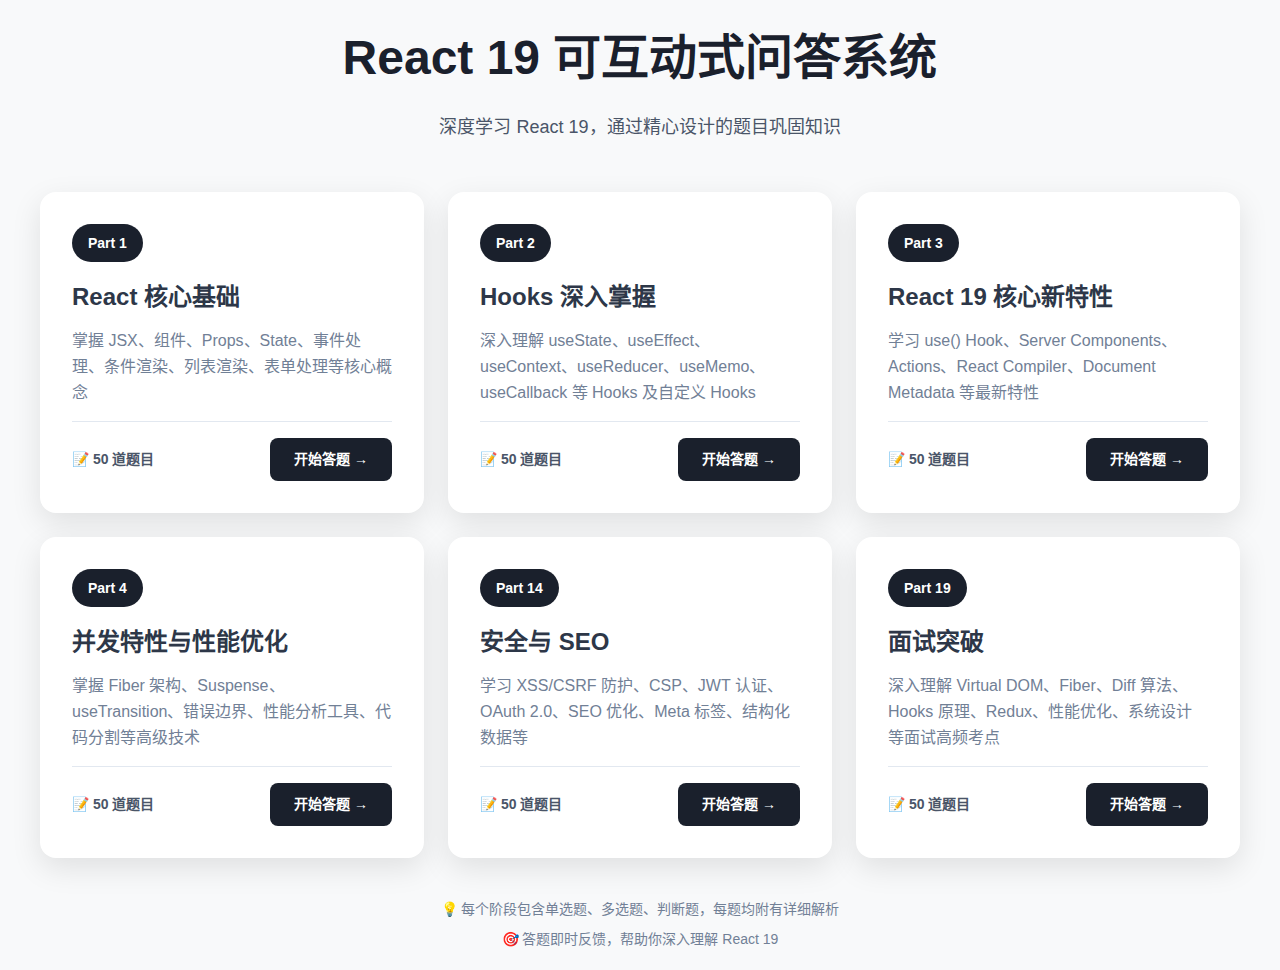
<file: React可互动式问答网页/index.html>
<!DOCTYPE html>
<html lang="zh-CN">
<head>
    <meta charset="UTF-8">
    <meta name="viewport" content="width=device-width, initial-scale=1.0">
    <title>React 19 可互动式问答系统</title>
    <link rel="stylesheet" href="css/style.css">
</head>
<body>
    <div class="container">
        <div class="header">
            <h1>React 19 可互动式问答系统</h1>
            <p>深度学习 React 19，通过精心设计的题目巩固知识</p>
        </div>

        <div class="stages-grid">
            <a href="pages/part1.html" class="stage-card">
                <span class="stage-number">Part 1</span>
                <h2 class="stage-title">React 核心基础</h2>
                <p class="stage-description">
                    掌握 JSX、组件、Props、State、事件处理、条件渲染、列表渲染、表单处理等核心概念
                </p>
                <div class="stage-info">
                    <span class="question-count">📝 50 道题目</span>
                    <span class="start-button">开始答题 →</span>
                </div>
            </a>

            <a href="pages/part2.html" class="stage-card">
                <span class="stage-number">Part 2</span>
                <h2 class="stage-title">Hooks 深入掌握</h2>
                <p class="stage-description">
                    深入理解 useState、useEffect、useContext、useReducer、useMemo、useCallback 等 Hooks 及自定义 Hooks
                </p>
                <div class="stage-info">
                    <span class="question-count">📝 50 道题目</span>
                    <span class="start-button">开始答题 →</span>
                </div>
            </a>

            <a href="pages/part3.html" class="stage-card">
                <span class="stage-number">Part 3</span>
                <h2 class="stage-title">React 19 核心新特性</h2>
                <p class="stage-description">
                    学习 use() Hook、Server Components、Actions、React Compiler、Document Metadata 等最新特性
                </p>
                <div class="stage-info">
                    <span class="question-count">📝 50 道题目</span>
                    <span class="start-button">开始答题 →</span>
                </div>
            </a>

            <a href="pages/part4.html" class="stage-card">
                <span class="stage-number">Part 4</span>
                <h2 class="stage-title">并发特性与性能优化</h2>
                <p class="stage-description">
                    掌握 Fiber 架构、Suspense、useTransition、错误边界、性能分析工具、代码分割等高级技术
                </p>
                <div class="stage-info">
                    <span class="question-count">📝 50 道题目</span>
                    <span class="start-button">开始答题 →</span>
                </div>
            </a>

            <a href="pages/part14.html" class="stage-card">
                <span class="stage-number">Part 14</span>
                <h2 class="stage-title">安全与 SEO</h2>
                <p class="stage-description">
                    学习 XSS/CSRF 防护、CSP、JWT 认证、OAuth 2.0、SEO 优化、Meta 标签、结构化数据等
                </p>
                <div class="stage-info">
                    <span class="question-count">📝 50 道题目</span>
                    <span class="start-button">开始答题 →</span>
                </div>
            </a>

            <a href="pages/part19.html" class="stage-card">
                <span class="stage-number">Part 19</span>
                <h2 class="stage-title">面试突破</h2>
                <p class="stage-description">
                    深入理解 Virtual DOM、Fiber、Diff 算法、Hooks 原理、Redux、性能优化、系统设计等面试高频考点
                </p>
                <div class="stage-info">
                    <span class="question-count">📝 50 道题目</span>
                    <span class="start-button">开始答题 →</span>
                </div>
            </a>
        </div>

        <div class="footer">
            <p>💡 每个阶段包含单选题、多选题、判断题，每题均附有详细解析</p>
            <p style="margin-top: 8px;">🎯 答题即时反馈，帮助你深入理解 React 19</p>
        </div>
    </div>
</body>
</html>
</file>
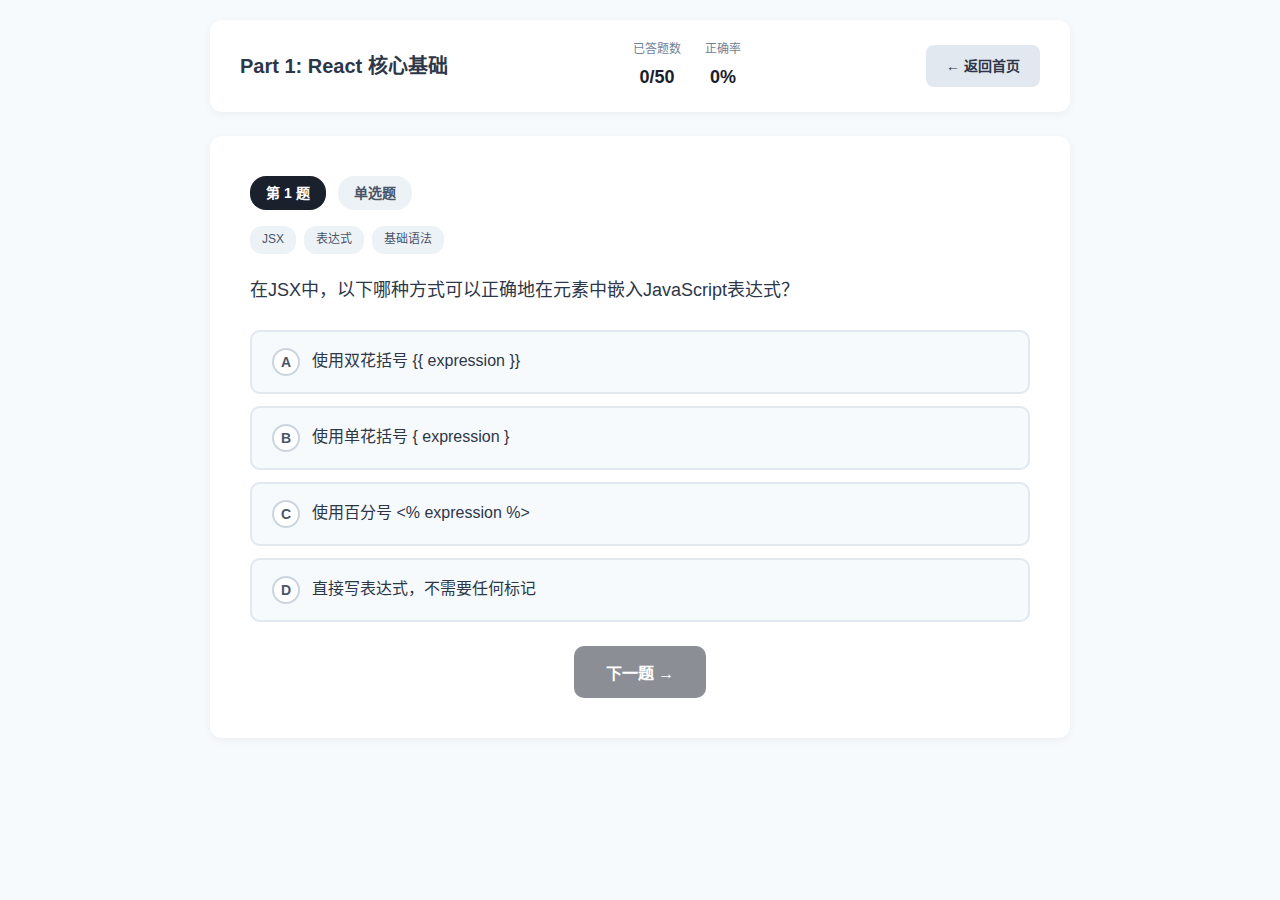
<file: React可互动式问答网页/pages/part1.html>
<!DOCTYPE html>
<html lang="zh-CN">
<head>
    <meta charset="UTF-8">
    <meta name="viewport" content="width=device-width, initial-scale=1.0">
    <title>Part 1: React 核心基础 - 可互动式问答</title>
    <link rel="stylesheet" href="../css/style.css">
</head>
<body>
    <div class="quiz-container">
        <div class="quiz-header">
            <h1 class="quiz-title">Part 1: React 核心基础</h1>
            <div class="quiz-stats">
                <div class="stat-item">
                    <div class="stat-label">已答题数</div>
                    <div class="stat-value"><span id="answered-count">0</span>/<span id="total-count">50</span></div>
                </div>
                <div class="stat-item">
                    <div class="stat-label">正确率</div>
                    <div class="stat-value" id="accuracy">0%</div>
                </div>
            </div>
            <a href="../index.html" class="home-button">← 返回首页</a>
        </div>

        <div id="question-container">
            <!-- 题目会在这里动态渲染 -->
        </div>
    </div>

    <script src="../js/questions-part1.js"></script>
    <script src="../js/quiz.js"></script>
    <script>
        // 初始化答题系统
        initQuiz(questionsPart1, 'React核心基础');
    </script>
</body>
</html>
</file>
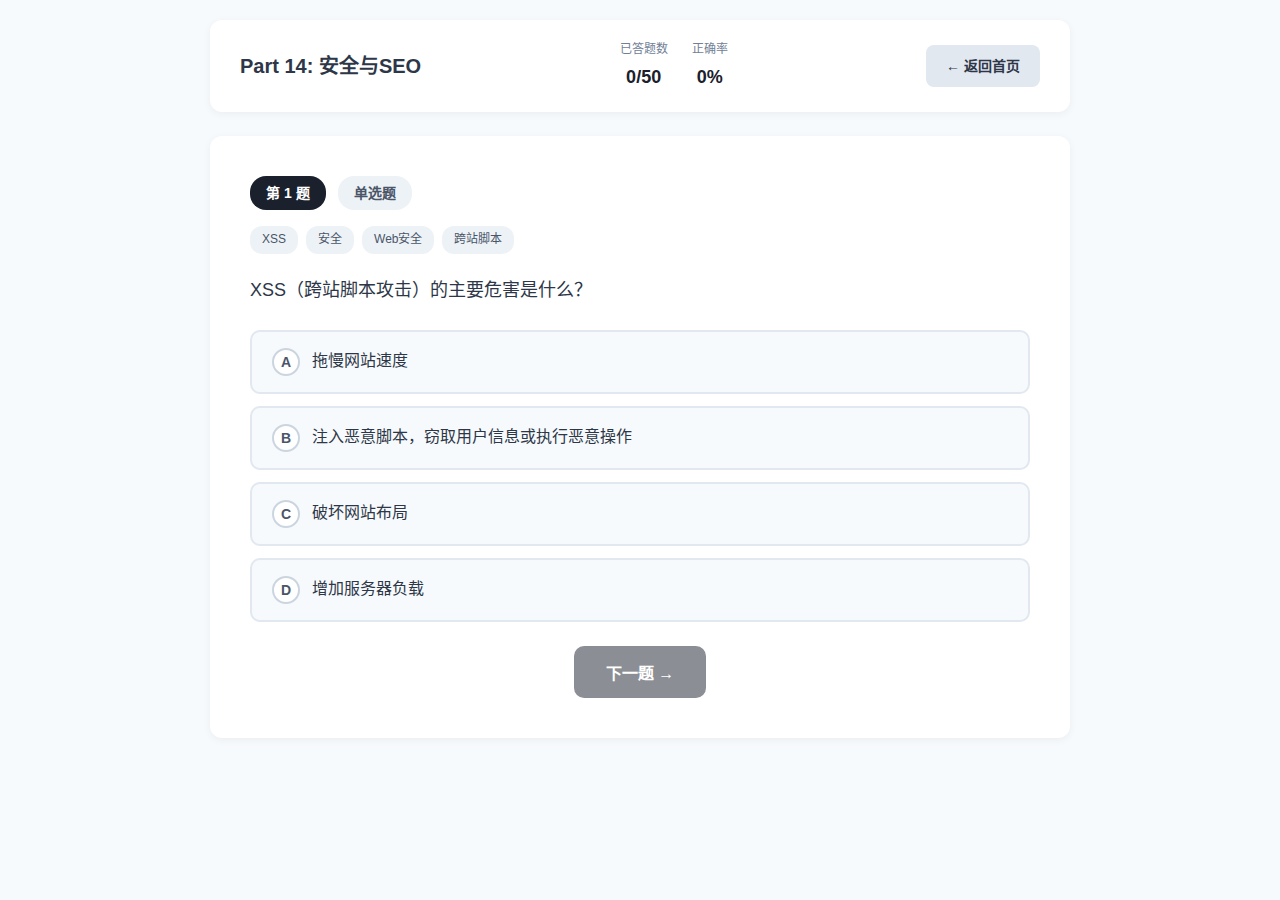
<file: React可互动式问答网页/pages/part14.html>
<!DOCTYPE html>
<html lang="zh-CN">
<head>
    <meta charset="UTF-8">
    <meta name="viewport" content="width=device-width, initial-scale=1.0">
    <title>Part 14: 安全与SEO - React 19 问答系统</title>
    <link rel="stylesheet" href="../css/style.css">
</head>
<body class="quiz-page">
    <div class="quiz-container">
        <div class="quiz-header">
            <h1 class="quiz-title">Part 14: 安全与SEO</h1>
            <div class="quiz-stats">
                <div class="stat-item">
                    <div class="stat-label">已答题数</div>
                    <div class="stat-value"><span id="answered-count">0</span>/<span id="total-count">50</span></div>
                </div>
                <div class="stat-item">
                    <div class="stat-label">正确率</div>
                    <div class="stat-value" id="accuracy">0%</div>
                </div>
            </div>
            <a href="../index.html" class="home-button">← 返回首页</a>
        </div>

        <div id="question-container">
            <!-- 题目会在这里动态渲染 -->
        </div>
    </div>

    <script src="../js/questions-part14.js"></script>
    <script src="../js/quiz.js"></script>
    <script>
        initQuiz(questionsPart14, 'Part 14: 安全与SEO');
    </script>
</body>
</html>
</file>
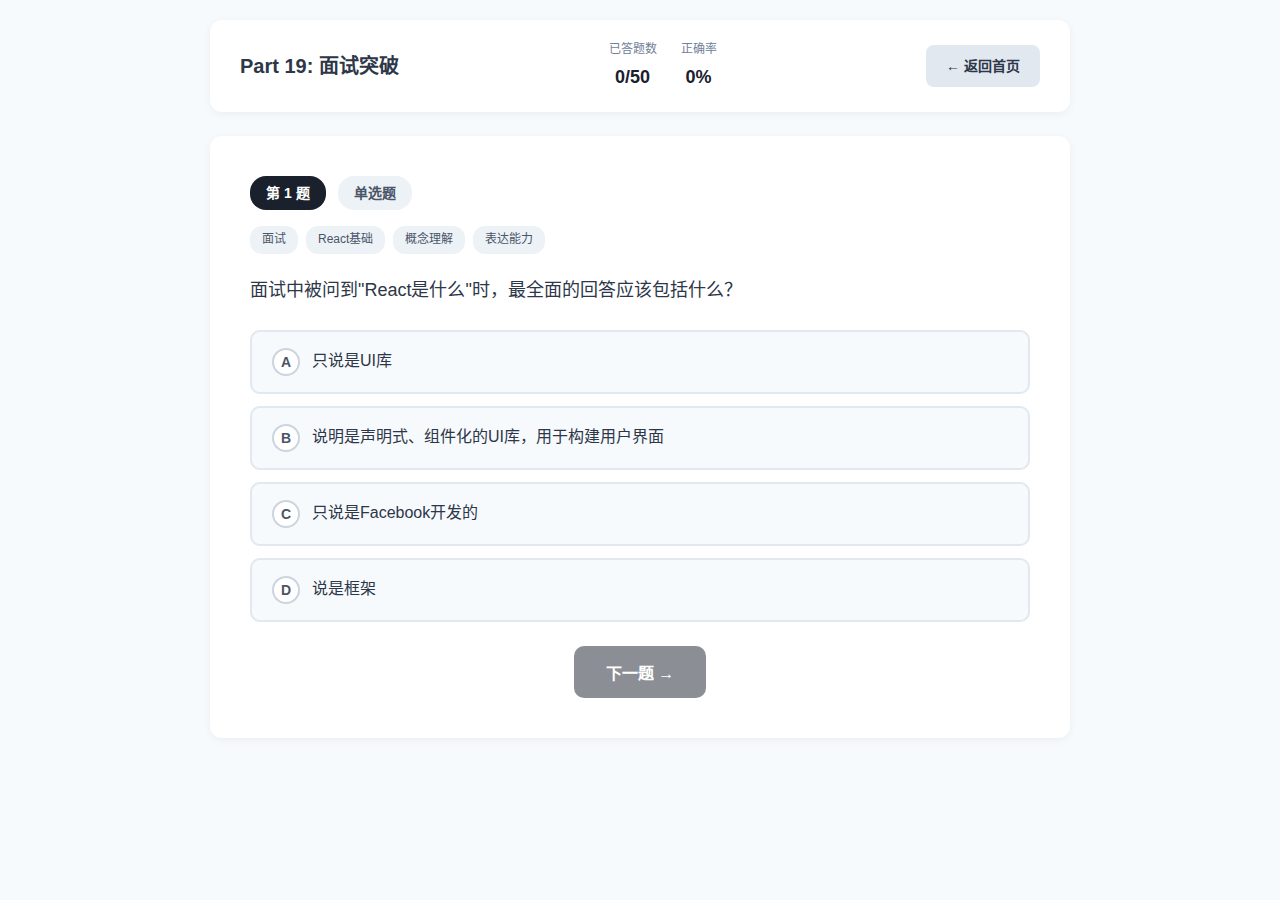
<file: React可互动式问答网页/pages/part19.html>
<!DOCTYPE html>
<html lang="zh-CN">
<head>
    <meta charset="UTF-8">
    <meta name="viewport" content="width=device-width, initial-scale=1.0">
    <title>Part 19: 面试突破 - React 19 问答系统</title>
    <link rel="stylesheet" href="../css/style.css">
</head>
<body class="quiz-page">
    <div class="quiz-container">
        <div class="quiz-header">
            <h1 class="quiz-title">Part 19: 面试突破</h1>
            <div class="quiz-stats">
                <div class="stat-item">
                    <div class="stat-label">已答题数</div>
                    <div class="stat-value"><span id="answered-count">0</span>/<span id="total-count">50</span></div>
                </div>
                <div class="stat-item">
                    <div class="stat-label">正确率</div>
                    <div class="stat-value" id="accuracy">0%</div>
                </div>
            </div>
            <a href="../index.html" class="home-button">← 返回首页</a>
        </div>

        <div id="question-container">
            <!-- 题目会在这里动态渲染 -->
        </div>
    </div>

    <script src="../js/questions-part19.js"></script>
    <script src="../js/quiz.js"></script>
    <script>
        initQuiz(questionsPart19, 'Part 19: 面试突破');
    </script>
</body>
</html>
</file>
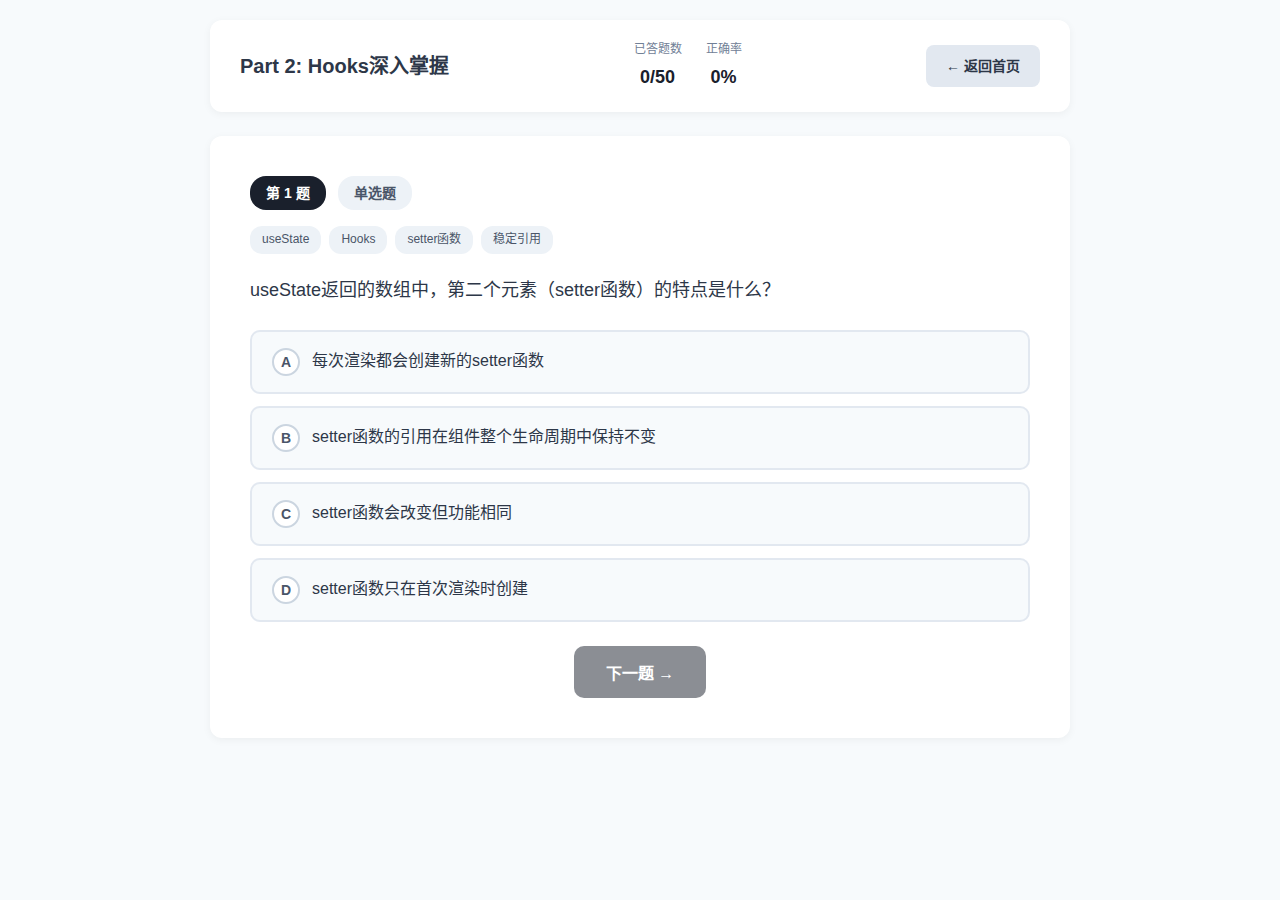
<file: React可互动式问答网页/pages/part2.html>
<!DOCTYPE html>
<html lang="zh-CN">
<head>
    <meta charset="UTF-8">
    <meta name="viewport" content="width=device-width, initial-scale=1.0">
    <title>Part 2: Hooks深入掌握 - React 19 问答系统</title>
    <link rel="stylesheet" href="../css/style.css">
</head>
<body class="quiz-page">
    <div class="quiz-container">
        <div class="quiz-header">
            <h1 class="quiz-title">Part 2: Hooks深入掌握</h1>
            <div class="quiz-stats">
                <div class="stat-item">
                    <div class="stat-label">已答题数</div>
                    <div class="stat-value"><span id="answered-count">0</span>/<span id="total-count">50</span></div>
                </div>
                <div class="stat-item">
                    <div class="stat-label">正确率</div>
                    <div class="stat-value" id="accuracy">0%</div>
                </div>
            </div>
            <a href="../index.html" class="home-button">← 返回首页</a>
        </div>

        <div id="question-container">
            <!-- 题目会在这里动态渲染 -->
        </div>
    </div>

    <script src="../js/questions-part2.js"></script>
    <script src="../js/quiz.js"></script>
    <script>
        initQuiz(questionsPart2, 'Part 2: Hooks深入掌握');
    </script>
</body>
</html>
</file>
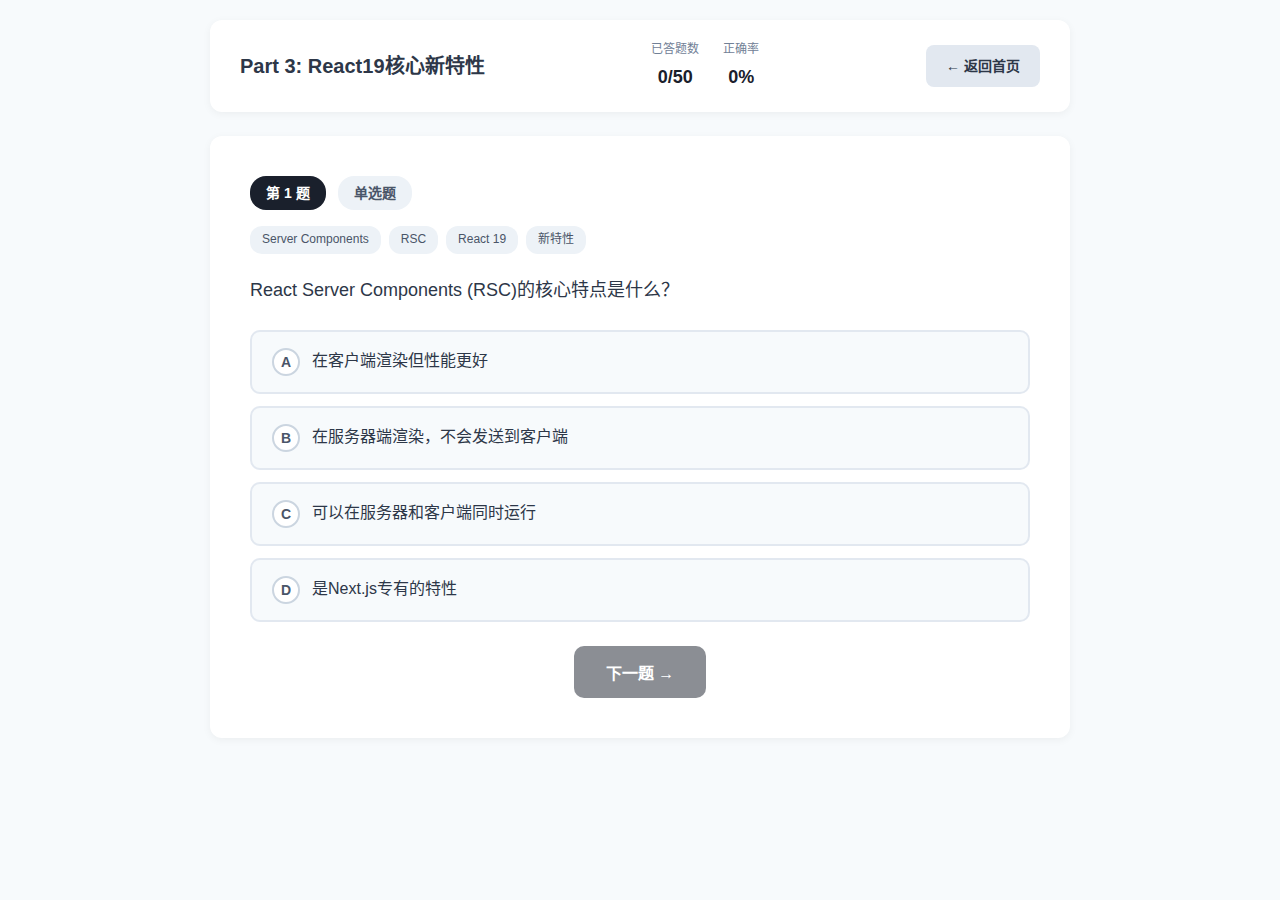
<file: React可互动式问答网页/pages/part3.html>
<!DOCTYPE html>
<html lang="zh-CN">
<head>
    <meta charset="UTF-8">
    <meta name="viewport" content="width=device-width, initial-scale=1.0">
    <title>Part 3: React19核心新特性 - React 19 问答系统</title>
    <link rel="stylesheet" href="../css/style.css">
</head>
<body class="quiz-page">
    <div class="quiz-container">
        <div class="quiz-header">
            <h1 class="quiz-title">Part 3: React19核心新特性</h1>
            <div class="quiz-stats">
                <div class="stat-item">
                    <div class="stat-label">已答题数</div>
                    <div class="stat-value"><span id="answered-count">0</span>/<span id="total-count">50</span></div>
                </div>
                <div class="stat-item">
                    <div class="stat-label">正确率</div>
                    <div class="stat-value" id="accuracy">0%</div>
                </div>
            </div>
            <a href="../index.html" class="home-button">← 返回首页</a>
        </div>

        <div id="question-container">
            <!-- 题目会在这里动态渲染 -->
        </div>
    </div>

    <script src="../js/questions-part3.js"></script>
    <script src="../js/quiz.js"></script>
    <script>
        initQuiz(questionsPart3, 'Part 3: React19核心新特性');
    </script>
</body>
</html>
</file>
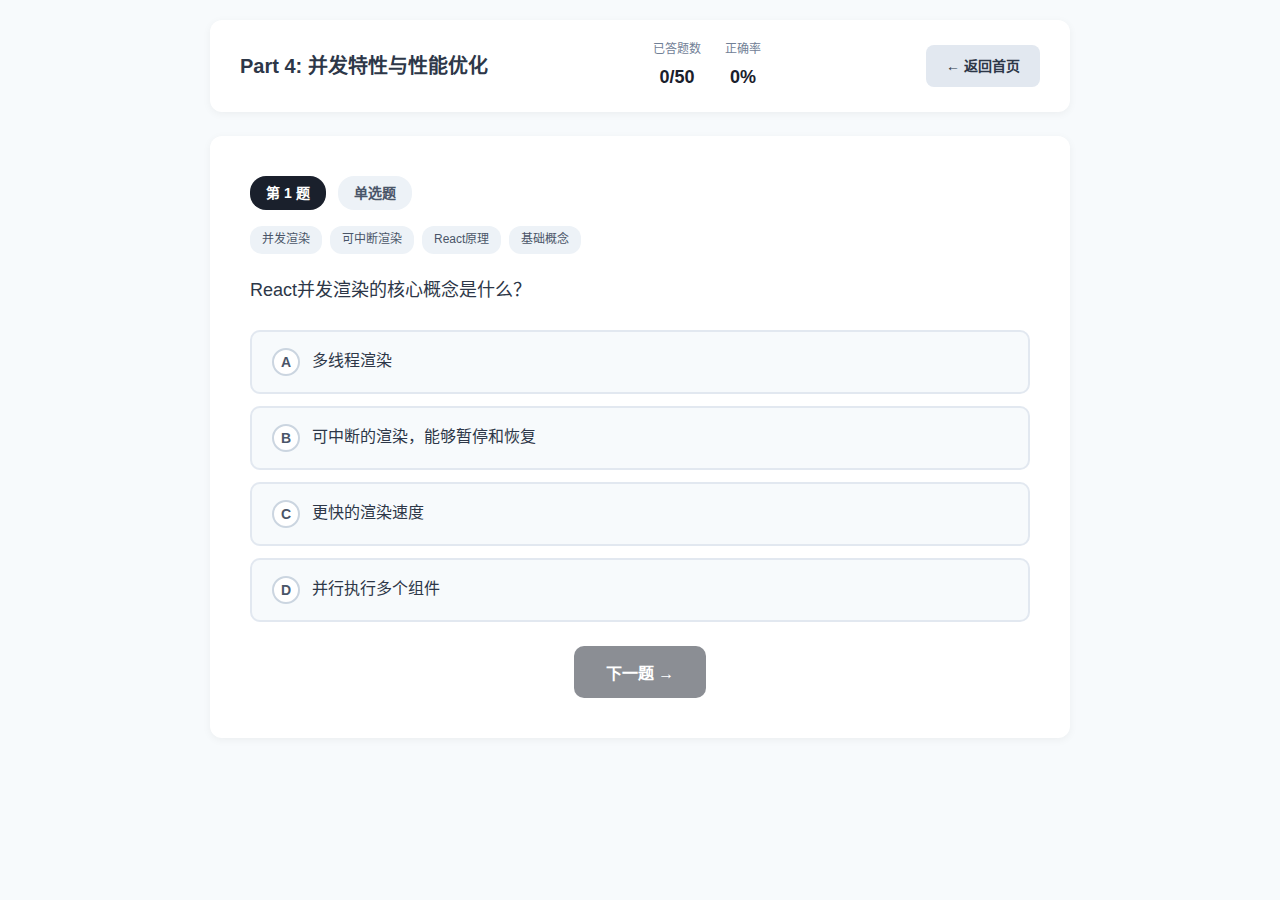
<file: React可互动式问答网页/pages/part4.html>
<!DOCTYPE html>
<html lang="zh-CN">
<head>
    <meta charset="UTF-8">
    <meta name="viewport" content="width=device-width, initial-scale=1.0">
    <title>Part 4: 并发特性与性能优化 - React 19 问答系统</title>
    <link rel="stylesheet" href="../css/style.css">
</head>
<body class="quiz-page">
    <div class="quiz-container">
        <div class="quiz-header">
            <h1 class="quiz-title">Part 4: 并发特性与性能优化</h1>
            <div class="quiz-stats">
                <div class="stat-item">
                    <div class="stat-label">已答题数</div>
                    <div class="stat-value"><span id="answered-count">0</span>/<span id="total-count">50</span></div>
                </div>
                <div class="stat-item">
                    <div class="stat-label">正确率</div>
                    <div class="stat-value" id="accuracy">0%</div>
                </div>
            </div>
            <a href="../index.html" class="home-button">← 返回首页</a>
        </div>

        <div id="question-container">
            <!-- 题目会在这里动态渲染 -->
        </div>
    </div>

    <script src="../js/questions-part4.js"></script>
    <script src="../js/quiz.js"></script>
    <script>
        initQuiz(questionsPart4, 'Part 4: 并发特性与性能优化');
    </script>
</body>
</html>
</file>
<file: React可互动式问答网页/css/style.css>
/* 全局样式 */
* {
    margin: 0;
    padding: 0;
    box-sizing: border-box;
}

body {
    font-family: -apple-system, BlinkMacSystemFont, 'Segoe UI', 'PingFang SC', 'Hiragino Sans GB',
        'Microsoft YaHei', sans-serif;
    background: #ffffff;
    min-height: 100vh;
    line-height: 1.6;
}

/* 首页样式 */
body:not(.quiz-page) {
    display: flex;
    align-items: center;
    justify-content: center;
    padding: 20px;
    background: #f8f9fa;
}

.container {
    max-width: 1200px;
    width: 100%;
}

.header {
    text-align: center;
    color: #1a202c;
    margin-bottom: 50px;
}

.header h1 {
    font-size: 48px;
    font-weight: 700;
    margin-bottom: 16px;
    color: #1a202c;
}

.header p {
    font-size: 18px;
    color: #4a5568;
}

.stages-grid {
    display: grid;
    grid-template-columns: repeat(auto-fit, minmax(350px, 1fr));
    gap: 24px;
    margin-bottom: 40px;
}

.stage-card {
    background: white;
    border-radius: 16px;
    padding: 32px;
    box-shadow: 0 10px 30px rgba(0,0,0,0.1);
    transition: all 0.3s ease;
    cursor: pointer;
    text-decoration: none;
    color: inherit;
    display: block;
}

.stage-card:hover {
    transform: translateY(-8px);
    box-shadow: 0 20px 40px rgba(0,0,0,0.15);
}

.stage-number {
    display: inline-block;
    background: #1a202c;
    color: white;
    padding: 8px 16px;
    border-radius: 20px;
    font-size: 14px;
    font-weight: 600;
    margin-bottom: 16px;
}

.stage-title {
    font-size: 24px;
    font-weight: 600;
    color: #2d3748;
    margin-bottom: 12px;
}

.stage-description {
    color: #718096;
    line-height: 1.6;
    margin-bottom: 16px;
}

.stage-info {
    display: flex;
    justify-content: space-between;
    align-items: center;
    padding-top: 16px;
    border-top: 1px solid #e2e8f0;
}

.question-count {
    color: #4a5568;
    font-weight: 600;
    font-size: 14px;
}

.start-button {
    background: #1a202c;
    color: white;
    padding: 10px 24px;
    border-radius: 8px;
    font-weight: 600;
    font-size: 14px;
    transition: all 0.3s;
}

.start-button:hover {
    background: #2d3748;
}

.footer {
    text-align: center;
    color: #718096;
    font-size: 14px;
}

/* 答题页面样式 */
.quiz-page {
    background: #f7fafc;
    padding: 0;
}

.quiz-container {
    max-width: 900px;
    margin: 0 auto;
    padding: 20px;
}

/* 顶部导航栏 */
.quiz-header {
    background: white;
    padding: 20px 30px;
    border-radius: 12px;
    box-shadow: 0 2px 8px rgba(0,0,0,0.05);
    margin-bottom: 24px;
    display: flex;
    justify-content: space-between;
    align-items: center;
    flex-wrap: wrap;
    gap: 16px;
}

.quiz-title {
    font-size: 20px;
    font-weight: 600;
    color: #2d3748;
}

.quiz-stats {
    display: flex;
    gap: 24px;
    align-items: center;
}

.stat-item {
    display: flex;
    flex-direction: column;
    align-items: center;
}

.stat-label {
    font-size: 12px;
    color: #718096;
    margin-bottom: 4px;
}

.stat-value {
    font-size: 18px;
    font-weight: 700;
    color: #1a202c;
}

.home-button {
    background: #e2e8f0;
    color: #2d3748;
    padding: 10px 20px;
    border-radius: 8px;
    text-decoration: none;
    font-weight: 600;
    font-size: 14px;
    transition: all 0.3s;
}

.home-button:hover {
    background: #cbd5e0;
}

/* 题目卡片 */
.question-card {
    background: white;
    padding: 40px;
    border-radius: 12px;
    box-shadow: 0 2px 8px rgba(0,0,0,0.05);
    margin-bottom: 24px;
}

.question-header {
    margin-bottom: 24px;
}

.question-meta {
    display: flex;
    gap: 12px;
    margin-bottom: 16px;
    flex-wrap: wrap;
}

.question-number {
    background: #1a202c;
    color: white;
    padding: 6px 16px;
    border-radius: 16px;
    font-size: 14px;
    font-weight: 600;
}

.question-type {
    background: #edf2f7;
    color: #4a5568;
    padding: 6px 16px;
    border-radius: 16px;
    font-size: 14px;
    font-weight: 600;
}

.question-tags {
    display: flex;
    gap: 8px;
    flex-wrap: wrap;
}

.tag {
    background: #edf2f7;
    color: #4a5568;
    padding: 4px 12px;
    border-radius: 12px;
    font-size: 12px;
}

.question-text {
    font-size: 18px;
    color: #2d3748;
    line-height: 1.8;
    margin-top: 20px;
}

.question-text code {
    background: #f7fafc;
    padding: 2px 8px;
    border-radius: 4px;
    font-family: 'Consolas', 'Monaco', monospace;
    font-size: 16px;
    color: #e53e3e;
}

/* 选项列表 */
.options-list {
    list-style: none;
    margin: 24px 0;
}

.option-item {
    background: #f7fafc;
    border: 2px solid #e2e8f0;
    padding: 16px 20px;
    border-radius: 10px;
    margin-bottom: 12px;
    cursor: pointer;
    transition: all 0.3s;
    display: flex;
    align-items: flex-start;
    gap: 12px;
}

.option-item:hover {
    border-color: #cbd5e0;
    background: #edf2f7;
}

.option-item.selected {
    border-color: #1a202c;
    background: #edf2f7;
}

.option-item.correct {
    border-color: #48bb78;
    background: #f0fff4;
}

.option-item.incorrect {
    border-color: #f56565;
    background: #fff5f5;
}

.option-item.disabled {
    cursor: not-allowed;
    opacity: 0.7;
}

.option-label {
    flex-shrink: 0;
    width: 28px;
    height: 28px;
    border-radius: 50%;
    background: white;
    border: 2px solid #cbd5e0;
    display: flex;
    align-items: center;
    justify-content: center;
    font-weight: 600;
    color: #4a5568;
    font-size: 14px;
}

.option-item.selected .option-label {
    background: #1a202c;
    border-color: #1a202c;
    color: white;
}

.option-item.correct .option-label {
    background: #48bb78;
    border-color: #48bb78;
    color: white;
}

.option-item.incorrect .option-label {
    background: #f56565;
    border-color: #f56565;
    color: white;
}

.option-text {
    flex: 1;
    color: #2d3748;
    line-height: 1.6;
}

.option-text code {
    background: white;
    padding: 2px 6px;
    border-radius: 4px;
    font-family: 'Consolas', 'Monaco', monospace;
    font-size: 14px;
    color: #e53e3e;
}

/* 结果反馈 */
.result-feedback {
    background: #f7fafc;
    padding: 16px 20px;
    border-radius: 10px;
    margin: 20px 0;
    border-left: 4px solid #cbd5e0;
    display: flex;
    align-items: center;
    gap: 12px;
}

.result-feedback.correct {
    background: #f0fff4;
    border-left-color: #48bb78;
}

.result-feedback.incorrect {
    background: #fff5f5;
    border-left-color: #f56565;
}

.result-icon {
    font-size: 24px;
    line-height: 1;
    flex-shrink: 0;
}

.result-text {
    font-size: 16px;
    font-weight: 600;
    color: #2d3748;
    line-height: 1;
}

.result-feedback.correct .result-text {
    color: #2f855a;
}

.result-feedback.incorrect .result-text {
    color: #c53030;
}

/* 解析区域 */
.explanation-section {
    margin-top: 24px;
}

.explanation-toggle {
    background: #f7fafc;
    border: 2px solid #e2e8f0;
    width: 100%;
    padding: 16px 20px;
    border-radius: 10px;
    cursor: pointer;
    display: flex;
    justify-content: space-between;
    align-items: center;
    font-size: 16px;
    font-weight: 600;
    color: #2d3748;
    transition: all 0.3s;
}

.explanation-toggle:hover {
    background: #edf2f7;
    border-color: #cbd5e0;
}

.explanation-toggle .arrow {
    transition: transform 0.3s;
}

.explanation-toggle.active .arrow {
    transform: rotate(180deg);
}

.explanation-content {
    max-height: 0;
    overflow: hidden;
    transition: max-height 0.3s ease-out;
}

.explanation-content.show {
    max-height: 2000px;
    transition: max-height 0.5s ease-in;
}

.explanation-inner {
    padding: 20px;
    background: #f7fafc;
    border: 2px solid #e2e8f0;
    border-top: none;
    border-radius: 0 0 10px 10px;
}

.explanation-item {
    margin-bottom: 20px;
}

.explanation-item:last-child {
    margin-bottom: 0;
}

.explanation-title {
    font-size: 14px;
    font-weight: 600;
    color: #4a5568;
    margin-bottom: 8px;
    display: flex;
    align-items: center;
    gap: 8px;
}

.explanation-title.correct-exp {
    color: #2f855a;
}

.explanation-title.incorrect-exp {
    color: #c53030;
}

.explanation-text {
    color: #2d3748;
    line-height: 1.8;
    padding-left: 24px;
}

.explanation-text code {
    background: white;
    padding: 2px 6px;
    border-radius: 4px;
    font-family: 'Consolas', 'Monaco', monospace;
    font-size: 14px;
    color: #e53e3e;
}

/* 导航按钮 */
.navigation-buttons {
    display: flex;
    gap: 16px;
    justify-content: center;
    margin-top: 24px;
}

.nav-button {
    padding: 14px 32px;
    border-radius: 10px;
    font-size: 16px;
    font-weight: 600;
    border: none;
    cursor: pointer;
    transition: all 0.3s;
}

.nav-button:disabled {
    opacity: 0.5;
    cursor: not-allowed;
}

.next-button {
    background: #1a202c;
    color: white;
}

.next-button:hover:not(:disabled) {
    background: #2d3748;
    transform: translateY(-2px);
    box-shadow: 0 4px 12px rgba(0, 0, 0, 0.15);
}

/* 完成页面 */
.completion-card {
    background: white;
    padding: 60px 40px;
    border-radius: 12px;
    box-shadow: 0 2px 8px rgba(0,0,0,0.05);
    text-align: center;
}

.completion-icon {
    font-size: 80px;
    margin-bottom: 24px;
}

.completion-title {
    font-size: 32px;
    font-weight: 700;
    color: #2d3748;
    margin-bottom: 16px;
}

.completion-stats {
    display: flex;
    justify-content: center;
    gap: 40px;
    margin: 40px 0;
}

.completion-stat {
    text-align: center;
}

.completion-stat-value {
    font-size: 48px;
    font-weight: 700;
    color: #1a202c;
    margin-bottom: 8px;
}

.completion-stat-label {
    font-size: 14px;
    color: #718096;
}

.completion-buttons {
    display: flex;
    gap: 16px;
    justify-content: center;
    margin-top: 40px;
}

.completion-button {
    padding: 14px 32px;
    border-radius: 10px;
    font-size: 16px;
    font-weight: 600;
    text-decoration: none;
    transition: all 0.3s;
    display: inline-block;
}

.primary-button {
    background: #1a202c;
    color: white;
}

.primary-button:hover {
    background: #2d3748;
    transform: translateY(-2px);
    box-shadow: 0 4px 12px rgba(0, 0, 0, 0.15);
}

.secondary-button {
    background: #e2e8f0;
    color: #2d3748;
}

.secondary-button:hover {
    background: #cbd5e0;
}

/* 响应式设计 */
@media (max-width: 768px) {
    .header h1 {
        font-size: 32px;
    }

    .stages-grid {
        grid-template-columns: 1fr;
    }

    .stage-card {
        padding: 24px;
    }

    .quiz-container {
        padding: 12px;
    }

    .quiz-header {
        padding: 16px;
        flex-direction: column;
        align-items: stretch;
    }

    .quiz-stats {
        justify-content: space-around;
    }

    .question-card {
        padding: 24px;
    }

    .question-text {
        font-size: 16px;
    }

    .option-item {
        padding: 12px 16px;
    }

    .navigation-buttons {
        flex-direction: column;
    }

    .nav-button {
        width: 100%;
    }

    .completion-card {
        padding: 40px 24px;
    }

    .completion-title {
        font-size: 24px;
    }

    .completion-stats {
        flex-direction: column;
        gap: 24px;
    }

    .completion-buttons {
        flex-direction: column;
    }

    .completion-button {
        width: 100%;
    }
}
</file>
